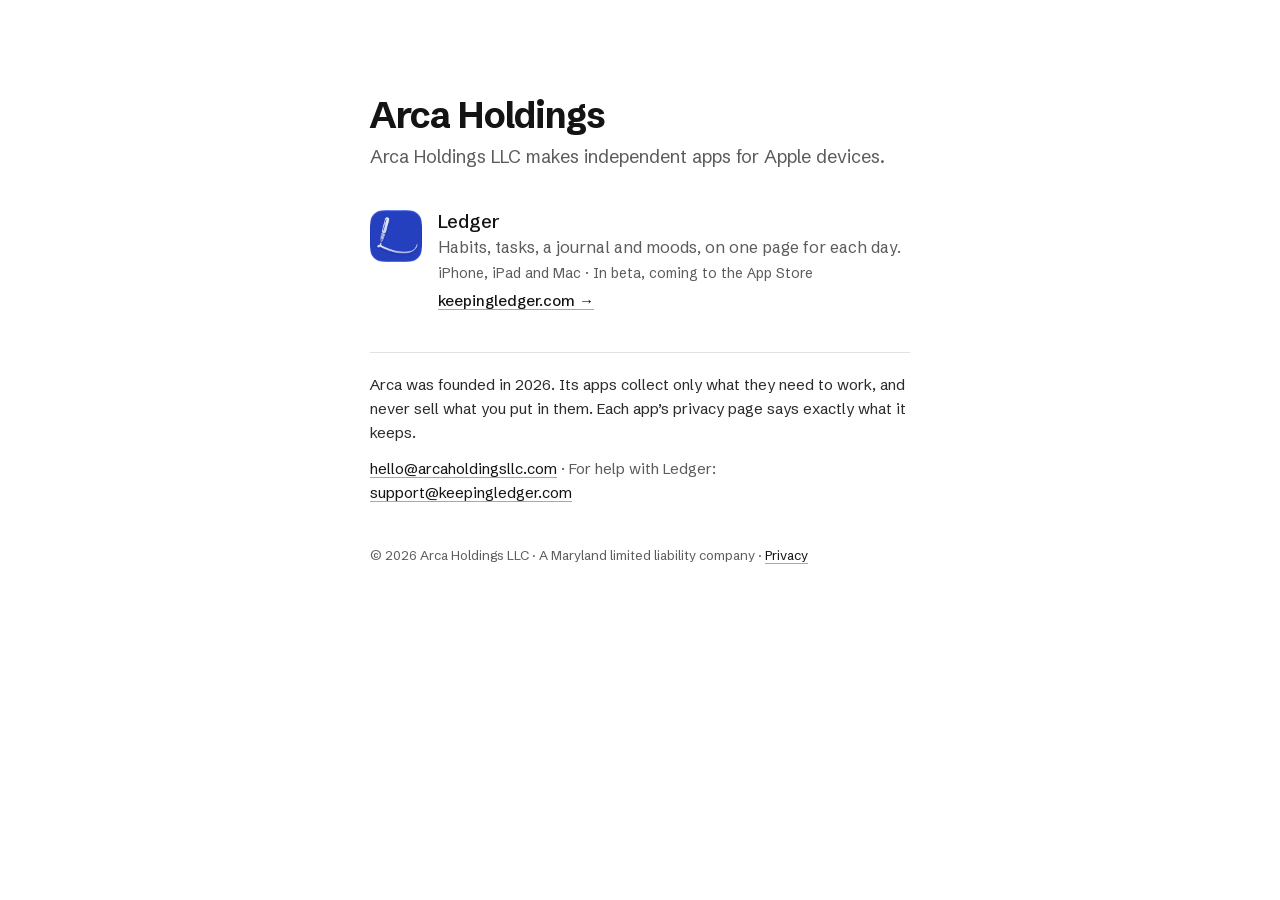
<file: index.html>
<!doctype html>
<html lang="en">
<head>
<meta charset="utf-8">
<meta name="viewport" content="width=device-width, initial-scale=1">
<title>Arca Holdings</title>
<meta name="description" content="Arca Holdings LLC makes independent apps for Apple devices, including Ledger.">
<meta name="color-scheme" content="light dark">
<meta name="theme-color" content="#FFFFFF" media="(prefers-color-scheme: light)">
<meta name="theme-color" content="#141414" media="(prefers-color-scheme: dark)">
<link rel="canonical" href="https://arcaholdingsllc.com/">
<meta property="og:type" content="website">
<meta property="og:title" content="Arca Holdings">
<meta property="og:description" content="Arca Holdings LLC makes independent apps for Apple devices, including Ledger.">
<meta property="og:url" content="https://arcaholdingsllc.com/">
<link rel="preload" href="fonts/schibsted-grotesk-latin.woff2" as="font" type="font/woff2" crossorigin>
<link rel="stylesheet" href="styles.css">
</head>
<body>
<main>

<header class="intro">
<h1>Arca Holdings</h1>
<p class="muted">Arca Holdings LLC makes independent apps for Apple devices.</p>
</header>

<a class="app" href="https://keepingledger.com">
<img src="images/ledger-icon.png" alt="" width="52" height="52">
<span class="app-text">
<span class="app-name">Ledger</span>
<span class="app-summary">Habits, tasks, a journal and moods, on one page for each day.</span>
<span class="app-status">iPhone, iPad and Mac · In beta, coming to the App Store</span>
<span class="app-link">keepingledger.com →</span>
</span>
</a>

<section class="about" aria-label="About Arca">
<p>Arca was founded in 2026. Its apps collect only what they need to work, and never sell what you put in them. Each app’s privacy page says exactly what it keeps.</p>
<p class="muted"><a href="mailto:hello@arcaholdingsllc.com">hello@arcaholdingsllc.com</a> · For help with Ledger: <a href="mailto:support@keepingledger.com">support@keepingledger.com</a></p>
</section>

<footer class="site-footer">
<p>© 2026 Arca Holdings LLC · A Maryland limited liability company · <a href="privacy">Privacy</a></p>
</footer>

</main>
</body>
</html>
</file>
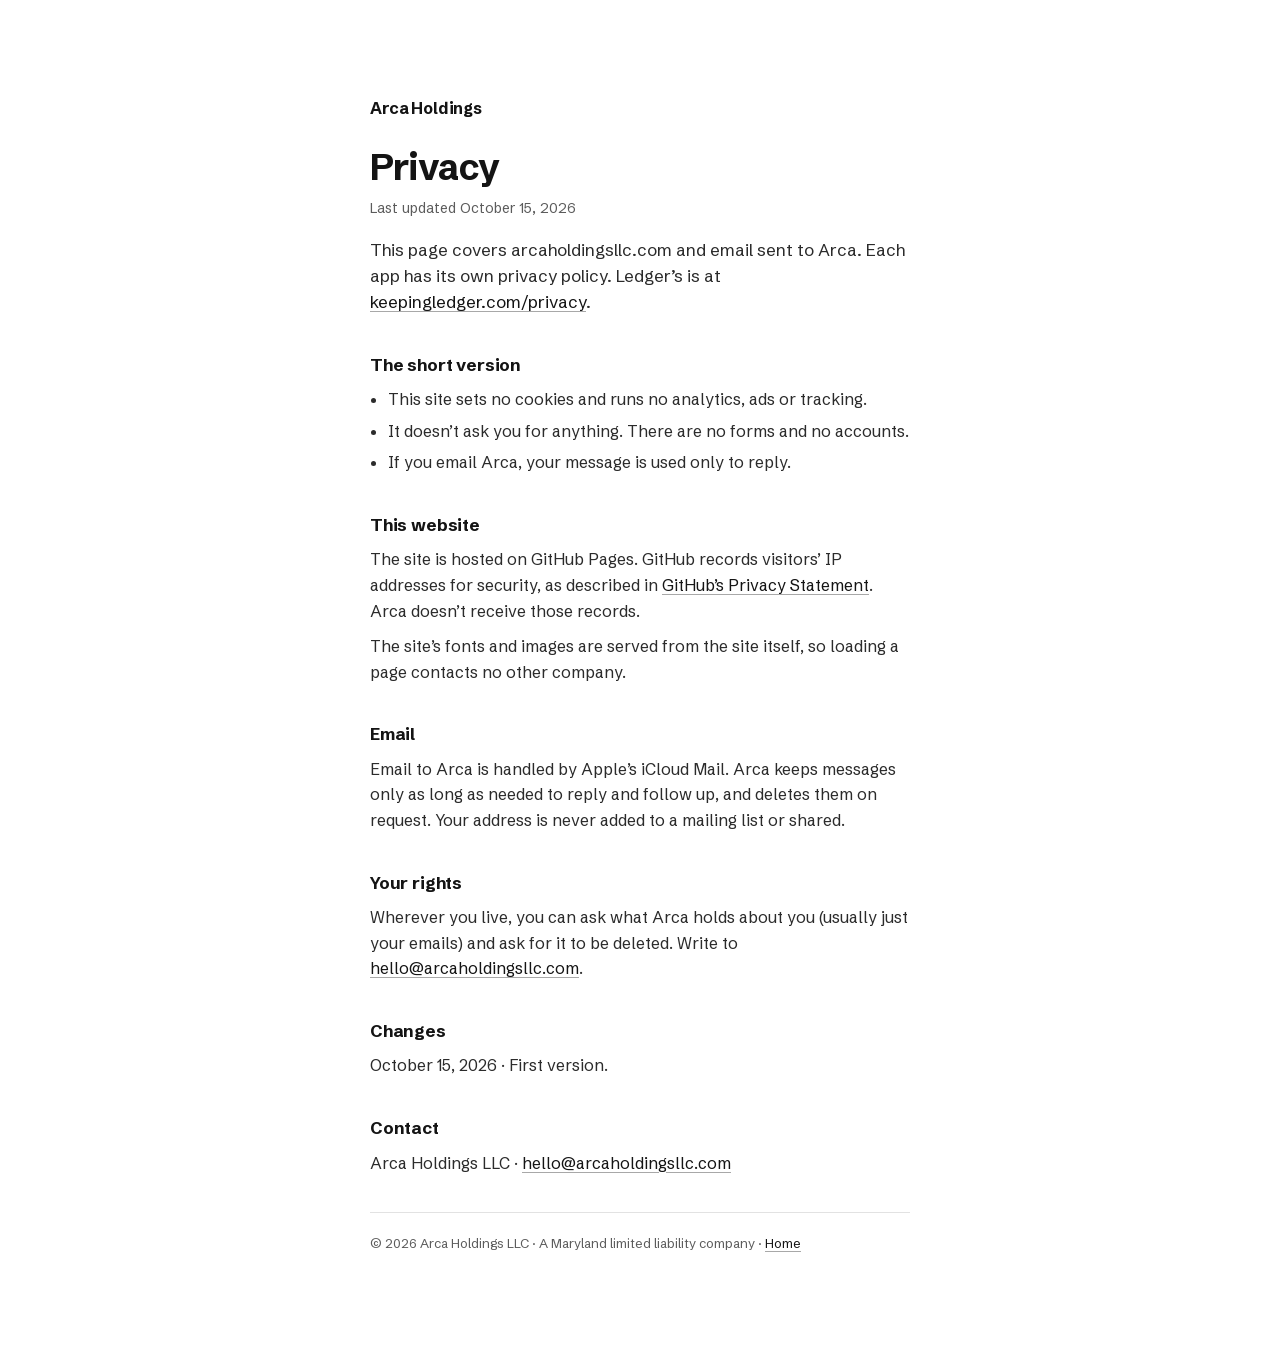
<file: privacy.html>
<!doctype html>
<html lang="en">
<head>
<meta charset="utf-8">
<meta name="viewport" content="width=device-width, initial-scale=1">
<title>Privacy · Arca Holdings</title>
<meta name="description" content="How arcaholdingsllc.com and email to Arca Holdings LLC handle your information.">
<meta name="color-scheme" content="light dark">
<meta name="theme-color" content="#FFFFFF" media="(prefers-color-scheme: light)">
<meta name="theme-color" content="#141414" media="(prefers-color-scheme: dark)">
<link rel="canonical" href="https://arcaholdingsllc.com/privacy">
<link rel="preload" href="fonts/schibsted-grotesk-latin.woff2" as="font" type="font/woff2" crossorigin>
<link rel="stylesheet" href="styles.css">
</head>
<body>
<main class="doc">

<header class="doc-header">
<a class="home-link" href="./">Arca Holdings</a>
<h1>Privacy</h1>
<p class="updated">Last updated October 15, 2026</p>
<p class="lede">This page covers arcaholdingsllc.com and email sent to Arca. Each app has its own privacy policy. Ledger’s is at <a href="https://keepingledger.com/privacy">keepingledger.com/privacy</a>.</p>
</header>

<section>
<h2>The short version</h2>
<ul>
<li>This site sets no cookies and runs no analytics, ads or tracking.</li>
<li>It doesn’t ask you for anything. There are no forms and no accounts.</li>
<li>If you email Arca, your message is used only to reply.</li>
</ul>
</section>

<section>
<h2>This website</h2>
<p>The site is hosted on GitHub Pages. GitHub records visitors’ IP addresses for security, as described in <a href="https://docs.github.com/en/site-policy/privacy-policies/github-general-privacy-statement">GitHub’s Privacy Statement</a>. Arca doesn’t receive those records.</p>
<p>The site’s fonts and images are served from the site itself, so loading a page contacts no other company.</p>
</section>

<section>
<h2>Email</h2>
<p>Email to Arca is handled by Apple’s iCloud Mail. Arca keeps messages only as long as needed to reply and follow up, and deletes them on request. Your address is never added to a mailing list or shared.</p>
</section>

<section>
<h2>Your rights</h2>
<p>Wherever you live, you can ask what Arca holds about you (usually just your emails) and ask for it to be deleted. Write to <a href="mailto:hello@arcaholdingsllc.com">hello@arcaholdingsllc.com</a>.</p>
</section>

<section>
<h2>Changes</h2>
<p>October 15, 2026 · First version.</p>
</section>

<section>
<h2>Contact</h2>
<p>Arca Holdings LLC · <a href="mailto:hello@arcaholdingsllc.com">hello@arcaholdingsllc.com</a></p>
</section>

<footer class="site-footer">
<p>© 2026 Arca Holdings LLC · A Maryland limited liability company · <a href="./">Home</a></p>
</footer>

</main>
</body>
</html>
</file>
<file: styles.css>
/* Arca Holdings. One screen, light and dark follow the device. No scripts. */

@font-face {
  font-family: "Schibsted Grotesk";
  src: url("fonts/schibsted-grotesk-latin.woff2") format("woff2");
  font-weight: 400 900;
  font-style: normal;
  font-display: swap;
  unicode-range: U+0000-00FF, U+0131, U+0152-0153, U+02BB-02BC, U+02C6, U+02DA, U+02DC, U+0304, U+0308, U+0329, U+2000-206F, U+20AC, U+2122, U+2191, U+2193, U+2212, U+2215, U+FEFF, U+FFFD;
}

@font-face {
  font-family: "Schibsted Grotesk";
  src: url("fonts/schibsted-grotesk-latin-ext.woff2") format("woff2");
  font-weight: 400 900;
  font-style: normal;
  font-display: swap;
  unicode-range: U+0100-02BA, U+02BD-02C5, U+02C7-02CC, U+02CE-02D7, U+02DD-02FF, U+0304, U+0308, U+0329, U+1D00-1DBF, U+1E00-1E9F, U+1EF2-1EFF, U+2020, U+20A0-20AB, U+20AD-20C4, U+2113, U+2C60-2C7F, U+A720-A7FF;
}

:root {
  color-scheme: light dark;
  --bg: #FFFFFF;
  --text: #141414;
  --body: #2B2B2B;
  --muted: #5C5C5C;
  --rule: #E2E2E2;
  --underline: #A8A8A8;
}

@media (prefers-color-scheme: dark) {
  :root {
    --bg: #141414;
    --text: #EDEDED;
    --body: #D4D4D4;
    --muted: #A3A3A3;
    --rule: #2E2E2E;
    --underline: #6B6B6B;
  }
}

* { box-sizing: border-box; }

html { -webkit-text-size-adjust: 100%; text-size-adjust: 100%; }

body {
  margin: 0;
  padding: clamp(40px, 8vw, 96px) clamp(24px, 6vw, 64px);
  background: var(--bg);
  color: var(--text);
  font-family: "Schibsted Grotesk", -apple-system, BlinkMacSystemFont, "Helvetica Neue", Arial, sans-serif;
  line-height: 1.5;
  -webkit-font-smoothing: antialiased;
}

main {
  max-width: 540px;
  margin: 0 auto;
  display: flex;
  flex-direction: column;
  gap: 40px;
}

p, ul { margin: 0; }

a {
  color: var(--text);
  text-decoration: underline;
  text-decoration-color: var(--underline);
  text-decoration-thickness: 1px;
  text-underline-offset: 3px;
}

a:hover { text-decoration-color: currentColor; }

a:focus-visible {
  outline: 2px solid var(--text);
  outline-offset: 4px;
  border-radius: 4px;
}

.muted { color: var(--muted); }

/* Home */

.intro { display: flex; flex-direction: column; gap: 8px; }

h1 {
  margin: 0;
  font-size: clamp(30px, 3.2vw + 12px, 36px);
  font-weight: 700;
  line-height: 1.1;
  letter-spacing: -0.025em;
}

.intro p { font-size: 18px; line-height: 1.45; }

.app {
  display: flex;
  gap: 16px;
  align-items: flex-start;
  color: var(--text);
  text-decoration: none;
}

.app img { width: 52px; height: 52px; flex: none; }

.app-text { display: flex; flex-direction: column; gap: 3px; min-width: 0; }

.app-name { font-size: 19px; font-weight: 500; line-height: 1.25; }

.app-summary { font-size: 16px; line-height: 1.45; color: var(--muted); }

.app-status { font-size: 14px; line-height: 1.45; color: var(--muted); }

.app-link {
  margin-top: 4px;
  font-size: 15px;
  font-weight: 500;
  text-decoration: underline;
  text-decoration-color: var(--underline);
  text-decoration-thickness: 1px;
  text-underline-offset: 3px;
}

.app:hover .app-link { text-decoration-color: currentColor; }

.about {
  display: flex;
  flex-direction: column;
  gap: 12px;
  border-top: 1px solid var(--rule);
  padding-top: 20px;
  font-size: 15px;
  line-height: 1.6;
  color: var(--body);
}

.site-footer { font-size: 13px; line-height: 1.6; color: var(--muted); }

/* Privacy */

.doc { gap: 36px; }

.doc-header { display: flex; flex-direction: column; gap: 10px; }

.home-link {
  align-self: flex-start;
  margin-bottom: 18px;
  font-size: 16px;
  font-weight: 700;
  letter-spacing: -0.01em;
  text-decoration: none;
}

.updated { font-size: 14px; line-height: 1.5; color: var(--muted); }

.lede { margin-top: 8px; font-size: 17px; line-height: 1.55; color: var(--body); }

.doc section { display: flex; flex-direction: column; gap: 10px; }

h2 {
  margin: 0;
  font-size: 17px;
  font-weight: 700;
  letter-spacing: -0.01em;
}

.doc section p,
.doc section ul {
  font-size: 16px;
  line-height: 1.6;
  color: var(--body);
}

.doc section ul { padding-left: 1.1em; display: flex; flex-direction: column; gap: 6px; }

.doc .site-footer { border-top: 1px solid var(--rule); padding-top: 20px; }
</file>
